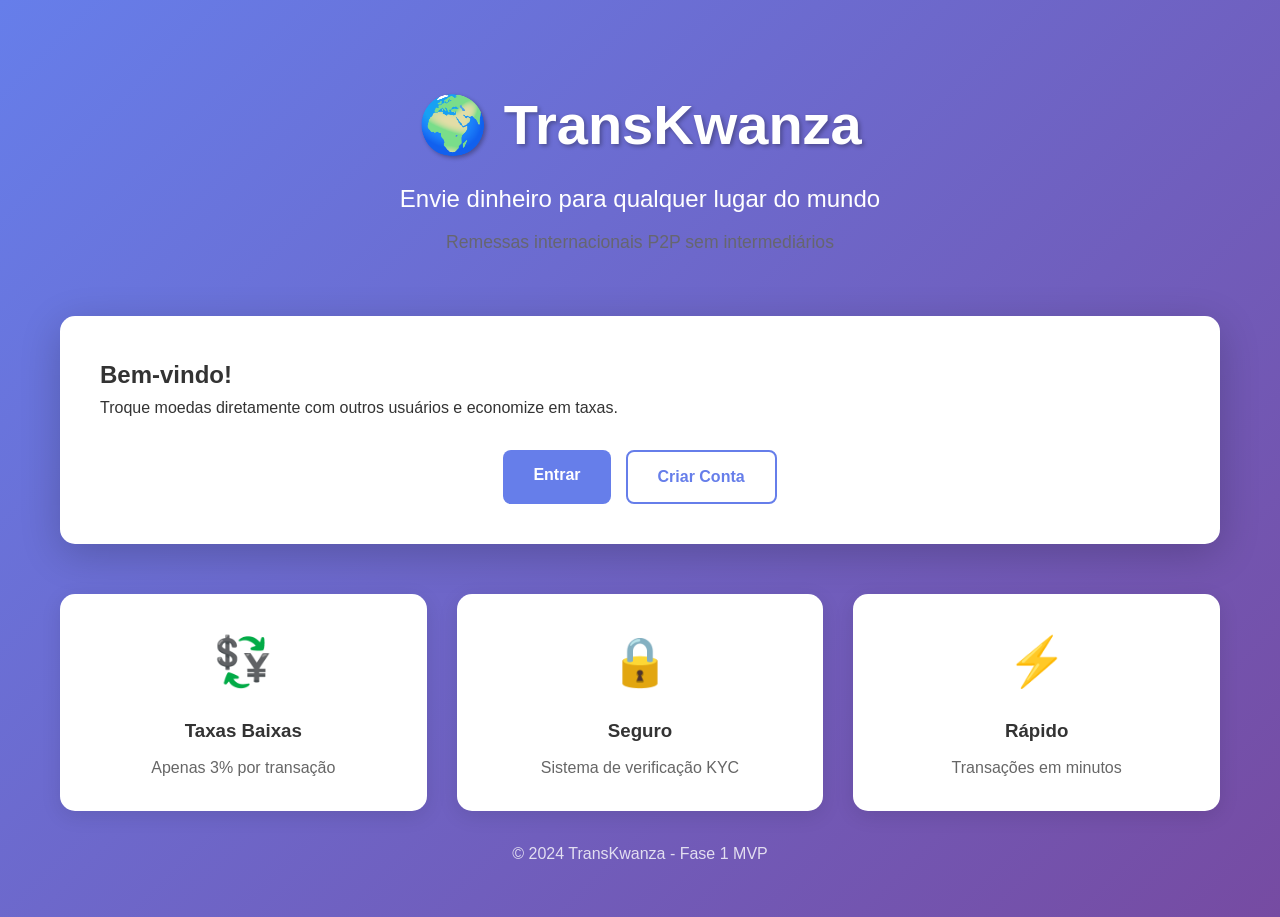
<file: public_html/index.html>
<!DOCTYPE html>
<html lang="pt-BR">
<head>
    <meta charset="UTF-8">
    <meta name="viewport" content="width=device-width, initial-scale=1.0">
    <title>TransKwanza - Remessas P2P</title>
    <link rel="stylesheet" href="css/style.css">
</head>
<body>
    <div class="container">
        <header class="hero">
            <h1>🌍 TransKwanza</h1>
            <p class="tagline">Envie dinheiro para qualquer lugar do mundo</p>
            <p class="subtitle">Remessas internacionais P2P sem intermediários</p>
        </header>

        <main class="main-content">
            <div class="card">
                <h2>Bem-vindo!</h2>
                <p>Troque moedas diretamente com outros usuários e economize em taxas.</p>

                <div class="button-group">
                    <a href="login.html" class="btn btn-primary">Entrar</a>
                    <a href="cadastro.html" class="btn btn-secondary">Criar Conta</a>
                </div>
            </div>

            <div class="features">
                <div class="feature">
                    <span class="icon">💱</span>
                    <h3>Taxas Baixas</h3>
                    <p>Apenas 3% por transação</p>
                </div>
                <div class="feature">
                    <span class="icon">🔒</span>
                    <h3>Seguro</h3>
                    <p>Sistema de verificação KYC</p>
                </div>
                <div class="feature">
                    <span class="icon">⚡</span>
                    <h3>Rápido</h3>
                    <p>Transações em minutos</p>
                </div>
            </div>
        </main>

        <footer>
            <p>&copy; 2024 TransKwanza - Fase 1 MVP</p>
        </footer>
    </div>
</body>
</html>
</file>
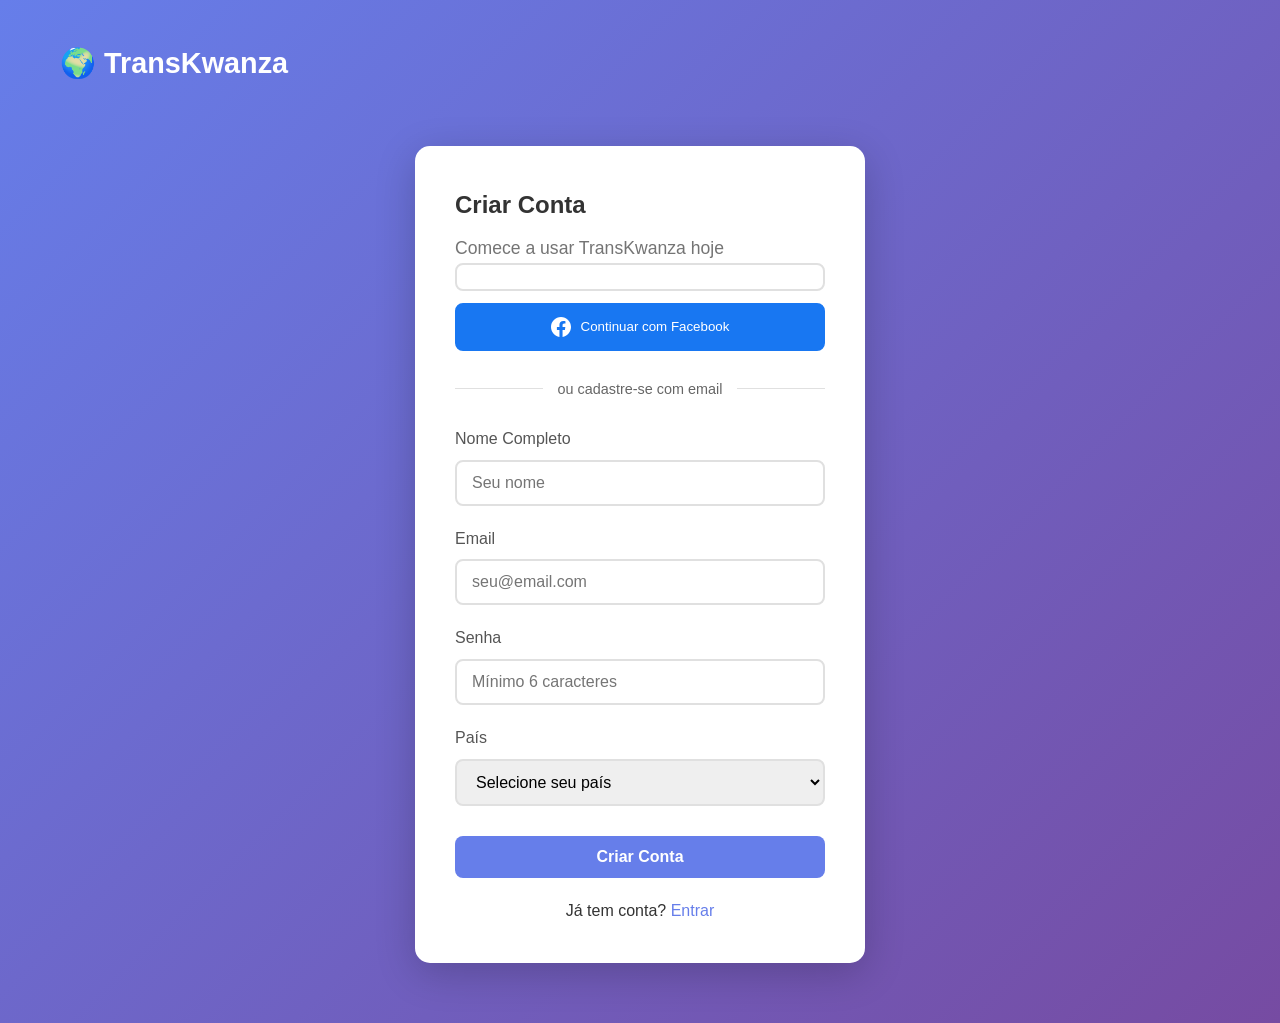
<file: public_html/cadastro.html>
<!DOCTYPE html>
<html lang="pt-BR">
<head>
    <meta charset="UTF-8">
    <meta name="viewport" content="width=device-width, initial-scale=1.0">
    <title>Cadastro - TransKwanza</title>
    <link rel="stylesheet" href="css/style.css">
    <style>
        .social-divider {
            text-align: center;
            margin: 25px 0;
            position: relative;
        }

        .social-divider::before {
            content: '';
            position: absolute;
            left: 0;
            top: 50%;
            width: 100%;
            height: 1px;
            background: #e0e0e0;
        }

        .social-divider span {
            background: white;
            padding: 0 15px;
            position: relative;
            color: #666;
            font-size: 0.9rem;
        }

        .social-buttons {
            display: flex;
            flex-direction: column;
            gap: 12px;
            margin-bottom: 20px;
        }

        .social-btn {
            display: flex;
            align-items: center;
            justify-content: center;
            gap: 10px;
            padding: 12px;
            border: 2px solid #e0e0e0;
            border-radius: 8px;
            background: white;
            cursor: pointer;
            font-weight: 500;
            transition: all 0.3s;
        }

        .social-btn:hover {
            border-color: #667eea;
            box-shadow: 0 2px 8px rgba(0,0,0,0.1);
        }

        .social-btn.google:hover {
            border-color: #4285f4;
        }

        .social-btn.facebook {
            background: #1877f2;
            color: white;
            border-color: #1877f2;
        }

        .social-btn.facebook:hover {
            background: #165ecc;
            border-color: #165ecc;
        }

        #googleSignInBtn {
            display: flex;
            justify-content: center;
        }
    </style>
</head>
<body>
    <div class="container">
        <header class="header-simple">
            <a href="index.html" class="logo">🌍 TransKwanza</a>
        </header>

        <main class="main-content">
            <div class="card auth-card">
                <h2>Criar Conta</h2>
                <p class="subtitle">Comece a usar TransKwanza hoje</p>

                <!-- Cadastro Social -->
                <div class="social-buttons">
                    <div id="googleSignInBtn" class="social-btn google"></div>
                    <button type="button" id="facebookLoginBtn" class="social-btn facebook">
                        <svg width="20" height="20" viewBox="0 0 24 24" fill="currentColor">
                            <path d="M24 12.073c0-6.627-5.373-12-12-12s-12 5.373-12 12c0 5.99 4.388 10.954 10.125 11.854v-8.385H7.078v-3.47h3.047V9.43c0-3.007 1.792-4.669 4.533-4.669 1.312 0 2.686.235 2.686.235v2.953H15.83c-1.491 0-1.956.925-1.956 1.874v2.25h3.328l-.532 3.47h-2.796v8.385C19.612 23.027 24 18.062 24 12.073z"/>
                        </svg>
                        Continuar com Facebook
                    </button>
                </div>

                <div class="social-divider">
                    <span>ou cadastre-se com email</span>
                </div>

                <form id="registerForm">
                    <div class="form-group">
                        <label for="name">Nome Completo</label>
                        <input type="text" id="name" name="name" required placeholder="Seu nome">
                    </div>

                    <div class="form-group">
                        <label for="email">Email</label>
                        <input type="email" id="email" name="email" required placeholder="seu@email.com">
                    </div>

                    <div class="form-group">
                        <label for="password">Senha</label>
                        <input type="password" id="password" name="password" required placeholder="Mínimo 6 caracteres">
                    </div>

                    <div class="form-group">
                        <label for="country">País</label>
                        <select id="country" name="country" required>
                            <option value="">Selecione seu país</option>
                            <option value="Brasil">🇧🇷 Brasil</option>
                            <option value="Angola">🇦🇴 Angola</option>
                            <option value="Portugal">🇵🇹 Portugal</option>
                            <option value="Estados Unidos">🇺🇸 Estados Unidos</option>
                            <option value="Cuba">🇨🇺 Cuba</option>
                            <option value="Rússia">🇷🇺 Rússia</option>
                            <option value="África do Sul">🇿🇦 África do Sul</option>
                            <option value="Namíbia">🇳🇦 Namíbia</option>
                            <option value="Moçambique">🇲🇿 Moçambique</option>
                        </select>
                    </div>

                    <button type="submit" class="btn btn-primary btn-block">Criar Conta</button>

                    <p class="text-center mt-20">
                        Já tem conta? <a href="login.html">Entrar</a>
                    </p>
                </form>

                <div id="message" class="message"></div>
            </div>
        </main>
    </div>

    <script src="js/auth.js"></script>
    <script src="js/social-login.js"></script>
</body>
</html>
</file>
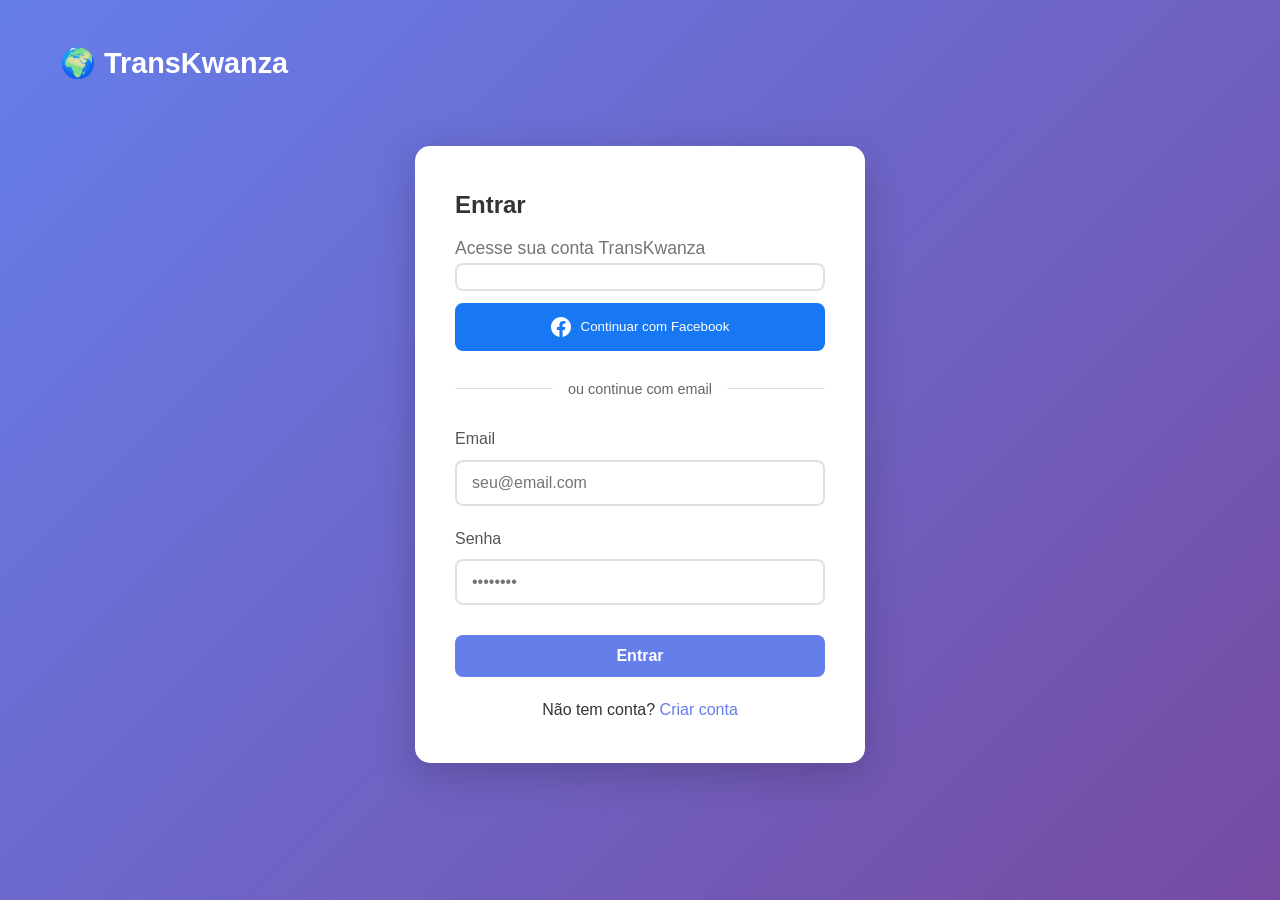
<file: public_html/dashboard.html>
<!DOCTYPE html>
<html lang="pt-BR">
<head>
    <meta charset="UTF-8">
    <meta name="viewport" content="width=device-width, initial-scale=1.0">
    <title>Dashboard - TransKwanza</title>
    <link rel="stylesheet" href="css/style.css">
    <style>
        .dashboard-grid {
            display: grid;
            grid-template-columns: repeat(auto-fit, minmax(280px, 1fr));
            gap: 20px;
            margin-top: 30px;
        }

        .dashboard-card {
            background: white;
            padding: 30px;
            border-radius: 15px;
            border: 2px solid #e0e0e0;
            text-align: center;
            transition: all 0.3s;
            cursor: pointer;
        }

        .dashboard-card:hover {
            border-color: #667eea;
            transform: translateY(-5px);
            box-shadow: 0 10px 30px rgba(102, 126, 234, 0.3);
        }

        .dashboard-card .icon {
            font-size: 3.5rem;
            margin-bottom: 15px;
        }

        .dashboard-card h3 {
            margin-bottom: 10px;
            color: #333;
        }

        .dashboard-card p {
            color: #666;
            font-size: 0.95rem;
        }

        .status-badge {
            display: inline-block;
            padding: 5px 12px;
            border-radius: 20px;
            font-size: 0.85rem;
            font-weight: 600;
            margin-top: 10px;
        }

        .status-badge.pending {
            background: #fff3cd;
            color: #856404;
        }

        .status-badge.approved {
            background: #d4edda;
            color: #155724;
        }
    </style>
</head>
<body>
    <div class="container">
        <header class="header-dashboard">
            <div class="logo">🌍 TransKwanza</div>
            <button id="logoutBtn" class="btn btn-small">Sair</button>
        </header>

        <main class="main-content">
            <div class="card">
                <h2>Bem-vindo, <span id="userName">Usuário</span>! 👋</h2>
                <p class="subtitle">Explore as funcionalidades da plataforma</p>

                <div class="user-info">
                    <p><strong>Email:</strong> <span id="userEmail"></span></p>
                    <p><strong>País:</strong> <span id="userCountry"></span></p>
                    <p><strong>Status KYC:</strong> <span id="kycStatus"></span></p>
                </div>

                <div class="dashboard-grid">
                    <!-- Card: Propostas de Câmbio -->
                    <div class="dashboard-card" onclick="window.location.href='proposals.html'">
                        <div class="icon">💱</div>
                        <h3>Propostas de Câmbio</h3>
                        <p>Crie ou aceite propostas de troca de moedas</p>
                        <div style="margin-top: 15px;">
                            <button class="btn btn-primary btn-small">Acessar</button>
                        </div>
                    </div>

                    <!-- Card: Verificação KYC -->
                    <div class="dashboard-card" onclick="window.location.href='kyc.html'">
                        <div class="icon">🪪</div>
                        <h3>Verificação de Identidade</h3>
                        <p>Complete seu KYC para criar propostas</p>
                        <div id="kycBadge"></div>
                        <div style="margin-top: 15px;">
                            <button class="btn btn-secondary btn-small">Ver Status</button>
                        </div>
                    </div>

                    <!-- Card: Calculadora -->
                    <div class="dashboard-card" onclick="window.location.href='index.html#calculator'">
                        <div class="icon">🧮</div>
                        <h3>Calculadora de Câmbio</h3>
                        <p>Calcule conversões entre 9 moedas</p>
                        <div style="margin-top: 15px;">
                            <button class="btn btn-secondary btn-small">Calcular</button>
                        </div>
                    </div>
                </div>

                <div class="alert alert-info" style="margin-top: 30px;">
                    <strong>🎉 FASE 3 Completa!</strong>
                    <p>✅ Sistema de autenticação</p>
                    <p>✅ Sistema KYC com upload de documentos</p>
                    <p>✅ Propostas de câmbio P2P</p>
                    <p><small>Próxima fase: Transações com comprovantes</small></p>
                </div>
            </div>
        </main>
    </div>

    <script>
        // Carregar dados do usuário
        const user = JSON.parse(localStorage.getItem('user') || '{}');

        if (!user.id) {
            window.location.href = 'login.html';
        } else {
            document.getElementById('userName').textContent = user.name;
            document.getElementById('userEmail').textContent = user.email;
            document.getElementById('userCountry').textContent = user.country;

            // Status KYC
            const kycStatusMap = {
                'pending': '⏳ Pendente',
                'under_review': '🔍 Em Análise',
                'approved': '✅ Aprovado',
                'rejected': '❌ Rejeitado'
            };

            const kycStatus = user.kyc_status || 'pending';
            document.getElementById('kycStatus').textContent = kycStatusMap[kycStatus];

            // Badge KYC
            const badge = document.getElementById('kycBadge');
            if (kycStatus === 'approved') {
                badge.innerHTML = '<span class="status-badge approved">✅ Verificado</span>';
            } else {
                badge.innerHTML = '<span class="status-badge pending">⏳ Pendente</span>';
            }
        }

        // Logout
        document.getElementById('logoutBtn').addEventListener('click', () => {
            localStorage.removeItem('user');
            window.location.href = 'index.html';
        });
    </script>
</body>
</html>
</file>
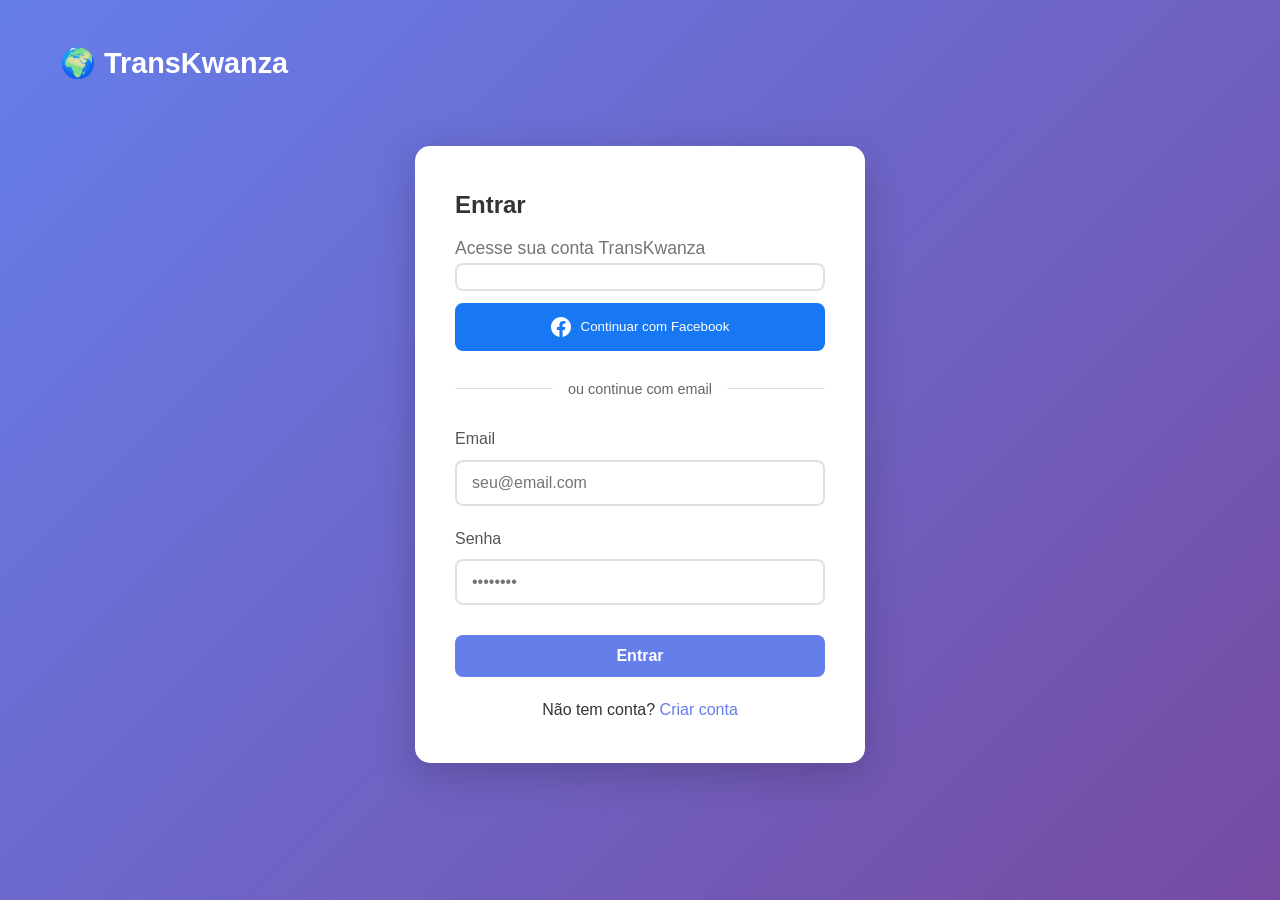
<file: public_html/kyc.html>
<!DOCTYPE html>
<html lang="pt-BR">
<head>
    <meta charset="UTF-8">
    <meta name="viewport" content="width=device-width, initial-scale=1.0">
    <title>Verificação de Identidade (KYC) - TransKwanza</title>
    <link rel="stylesheet" href="css/style.css">
    <style>
        .kyc-steps {
            display: flex;
            justify-content: space-between;
            margin-bottom: 40px;
            gap: 10px;
        }

        .step {
            flex: 1;
            text-align: center;
            padding: 15px;
            background: #f0f0f0;
            border-radius: 8px;
            position: relative;
        }

        .step.active {
            background: #667eea;
            color: white;
        }

        .step-number {
            display: inline-block;
            width: 30px;
            height: 30px;
            border-radius: 50%;
            background: white;
            color: #667eea;
            line-height: 30px;
            font-weight: bold;
            margin-bottom: 5px;
        }

        .step.active .step-number {
            background: #ffd700;
            color: #667eea;
        }

        .file-input-wrapper {
            position: relative;
            margin-bottom: 20px;
        }

        .file-input-label {
            display: block;
            padding: 40px 20px;
            border: 2px dashed #667eea;
            border-radius: 8px;
            text-align: center;
            cursor: pointer;
            transition: all 0.3s;
        }

        .file-input-label:hover {
            border-color: #5568d3;
            background: #f5f7ff;
        }

        .file-input-label.has-file {
            border-color: #2ecc71;
            background: #e8f8f5;
        }

        input[type="file"] {
            display: none;
        }

        .preview {
            margin-top: 15px;
            text-align: center;
        }

        .preview img {
            max-width: 100%;
            max-height: 200px;
            border-radius: 8px;
            box-shadow: 0 2px 10px rgba(0,0,0,0.1);
        }

        .file-info {
            margin-top: 10px;
            color: #2ecc71;
            font-weight: 600;
        }

        .alert-warning {
            background: #fff3cd;
            border: 1px solid #ffc107;
            color: #856404;
            padding: 15px;
            border-radius: 8px;
            margin-bottom: 20px;
        }

        .kyc-approved {
            text-align: center;
            padding: 40px;
        }

        .kyc-approved .icon {
            font-size: 5rem;
            margin-bottom: 20px;
        }
    </style>
</head>
<body>
    <div class="container">
        <header class="header-simple">
            <a href="dashboard.html" class="logo">🌍 TransKwanza</a>
        </header>

        <main class="main-content">
            <!-- Verificação Pendente -->
            <div id="kycForm" class="card auth-card" style="max-width: 600px;">
                <h2>Verificação de Identidade (KYC)</h2>
                <p class="subtitle">Para sua segurança, precisamos verificar sua identidade</p>

                <div class="kyc-steps">
                    <div class="step active">
                        <div class="step-number">1</div>
                        <div>Escolher Documento</div>
                    </div>
                    <div class="step">
                        <div class="step-number">2</div>
                        <div>Enviar Fotos</div>
                    </div>
                    <div class="step">
                        <div class="step-number">3</div>
                        <div>Aprovação</div>
                    </div>
                </div>

                <div class="alert-warning">
                    <strong>⚠️ Importante:</strong>
                    <ul style="margin: 10px 0 0 20px;">
                        <li>As fotos devem estar nítidas e legíveis</li>
                        <li>Tamanho máximo: 5MB por arquivo</li>
                        <li>Formatos aceitos: JPG, PNG, PDF</li>
                        <li>Na FASE 2, a aprovação é automática para testes</li>
                    </ul>
                </div>

                <form id="uploadForm" enctype="multipart/form-data">
                    <div class="form-group">
                        <label for="documentType">Tipo de Documento / Document Type</label>
                        <select id="documentType" name="document_type" required>
                            <option value="">Selecione o tipo / Select type</option>
                            <option value="national_id">🪪 National ID / ID Nacional (RG, BI, DNI)</option>
                            <option value="drivers_license">🚗 Driver's License / Carta de Condução (CNH)</option>
                            <option value="passport">✈️ Passport / Passaporte</option>
                            <option value="residence_permit">🏠 Residence Permit / Autorização de Residência</option>
                        </select>
                    </div>

                    <div class="form-group">
                        <label for="documentNumber">Número do Documento</label>
                        <input type="text" id="documentNumber" name="document_number" required placeholder="Ex: 12.345.678-9">
                    </div>

                    <!-- Frente do Documento -->
                    <div class="file-input-wrapper">
                        <label for="documentFront" class="file-input-label" id="frontLabel">
                            <div style="font-size: 2rem; margin-bottom: 10px;">📄</div>
                            <div><strong>Frente do Documento</strong></div>
                            <div style="font-size: 0.9rem; color: #666; margin-top: 5px;">Clique para selecionar</div>
                        </label>
                        <input type="file" id="documentFront" name="document_front" accept="image/*,application/pdf" required>
                        <div id="frontPreview" class="preview"></div>
                    </div>

                    <!-- Verso do Documento (Opcional) -->
                    <div class="file-input-wrapper">
                        <label for="documentBack" class="file-input-label" id="backLabel">
                            <div style="font-size: 2rem; margin-bottom: 10px;">📄</div>
                            <div><strong>Verso do Documento (Opcional)</strong></div>
                            <div style="font-size: 0.9rem; color: #666; margin-top: 5px;">Clique para selecionar</div>
                        </label>
                        <input type="file" id="documentBack" name="document_back" accept="image/*,application/pdf">
                        <div id="backPreview" class="preview"></div>
                    </div>

                    <!-- Selfie -->
                    <div class="file-input-wrapper">
                        <label for="documentSelfie" class="file-input-label" id="selfieLabel">
                            <div style="font-size: 2rem; margin-bottom: 10px;">🤳</div>
                            <div><strong>Selfie Segurando o Documento</strong></div>
                            <div style="font-size: 0.9rem; color: #666; margin-top: 5px;">Clique para selecionar</div>
                        </label>
                        <input type="file" id="documentSelfie" name="document_selfie" accept="image/*" required>
                        <div id="selfiePreview" class="preview"></div>
                    </div>

                    <button type="submit" class="btn btn-primary btn-block">Enviar Documentos</button>
                </form>

                <div id="message" class="message"></div>
            </div>

            <!-- KYC Aprovado -->
            <div id="kycApproved" class="card auth-card kyc-approved" style="max-width: 600px; display: none;">
                <div class="icon">✅</div>
                <h2>Identidade Verificada!</h2>
                <p class="subtitle">Seus documentos foram aprovados com sucesso</p>

                <div class="alert alert-info" style="text-align: left;">
                    <strong>Status:</strong> Aprovado<br>
                    <strong>Documento:</strong> <span id="approvedDocType"></span><br>
                    <strong>Número:</strong> <span id="approvedDocNumber"></span>
                </div>

                <a href="dashboard.html" class="btn btn-primary btn-block">Ir para o Dashboard</a>
            </div>
        </main>
    </div>

    <script src="js/kyc.js"></script>
</body>
</html>
</file>
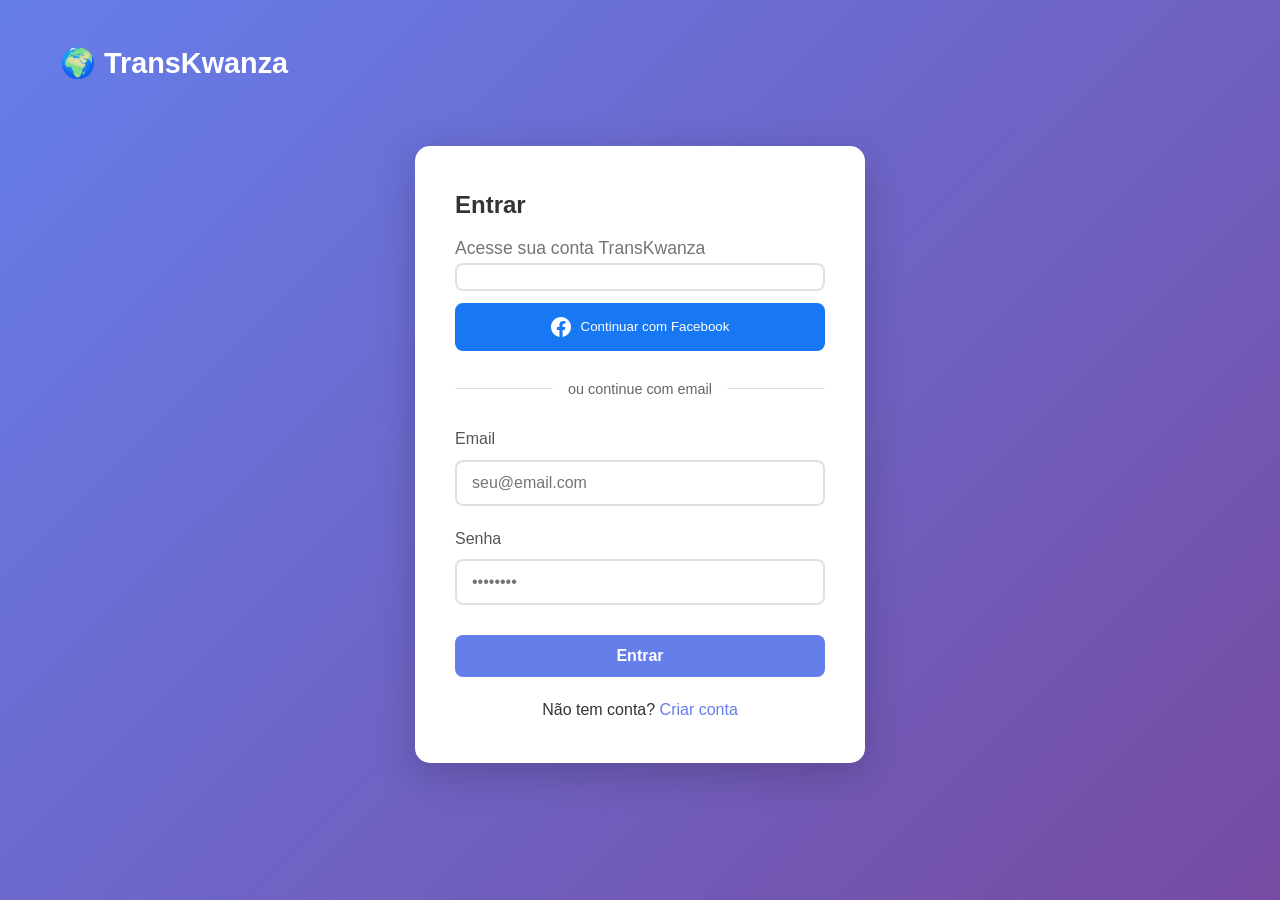
<file: public_html/login.html>
<!DOCTYPE html>
<html lang="pt-BR">
<head>
    <meta charset="UTF-8">
    <meta name="viewport" content="width=device-width, initial-scale=1.0">
    <title>Login - TransKwanza</title>
    <link rel="stylesheet" href="css/style.css">
    <style>
        .social-divider {
            text-align: center;
            margin: 25px 0;
            position: relative;
        }

        .social-divider::before {
            content: '';
            position: absolute;
            left: 0;
            top: 50%;
            width: 100%;
            height: 1px;
            background: #e0e0e0;
        }

        .social-divider span {
            background: white;
            padding: 0 15px;
            position: relative;
            color: #666;
            font-size: 0.9rem;
        }

        .social-buttons {
            display: flex;
            flex-direction: column;
            gap: 12px;
            margin-bottom: 20px;
        }

        .social-btn {
            display: flex;
            align-items: center;
            justify-content: center;
            gap: 10px;
            padding: 12px;
            border: 2px solid #e0e0e0;
            border-radius: 8px;
            background: white;
            cursor: pointer;
            font-weight: 500;
            transition: all 0.3s;
        }

        .social-btn:hover {
            border-color: #667eea;
            box-shadow: 0 2px 8px rgba(0,0,0,0.1);
        }

        .social-btn.google:hover {
            border-color: #4285f4;
        }

        .social-btn.facebook {
            background: #1877f2;
            color: white;
            border-color: #1877f2;
        }

        .social-btn.facebook:hover {
            background: #165ecc;
            border-color: #165ecc;
        }

        #googleSignInBtn {
            display: flex;
            justify-content: center;
        }
    </style>
</head>
<body>
    <div class="container">
        <header class="header-simple">
            <a href="index.html" class="logo">🌍 TransKwanza</a>
        </header>

        <main class="main-content">
            <div class="card auth-card">
                <h2>Entrar</h2>
                <p class="subtitle">Acesse sua conta TransKwanza</p>

                <!-- Login Social -->
                <div class="social-buttons">
                    <div id="googleSignInBtn" class="social-btn google"></div>
                    <button type="button" id="facebookLoginBtn" class="social-btn facebook">
                        <svg width="20" height="20" viewBox="0 0 24 24" fill="currentColor">
                            <path d="M24 12.073c0-6.627-5.373-12-12-12s-12 5.373-12 12c0 5.99 4.388 10.954 10.125 11.854v-8.385H7.078v-3.47h3.047V9.43c0-3.007 1.792-4.669 4.533-4.669 1.312 0 2.686.235 2.686.235v2.953H15.83c-1.491 0-1.956.925-1.956 1.874v2.25h3.328l-.532 3.47h-2.796v8.385C19.612 23.027 24 18.062 24 12.073z"/>
                        </svg>
                        Continuar com Facebook
                    </button>
                </div>

                <div class="social-divider">
                    <span>ou continue com email</span>
                </div>

                <form id="loginForm">
                    <div class="form-group">
                        <label for="email">Email</label>
                        <input type="email" id="email" name="email" required placeholder="seu@email.com">
                    </div>

                    <div class="form-group">
                        <label for="password">Senha</label>
                        <input type="password" id="password" name="password" required placeholder="••••••••">
                    </div>

                    <button type="submit" class="btn btn-primary btn-block">Entrar</button>

                    <p class="text-center mt-20">
                        Não tem conta? <a href="cadastro.html">Criar conta</a>
                    </p>
                </form>

                <div id="message" class="message"></div>
            </div>
        </main>
    </div>

    <script src="js/auth.js"></script>
    <script src="js/social-login.js"></script>
</body>
</html>
</file>
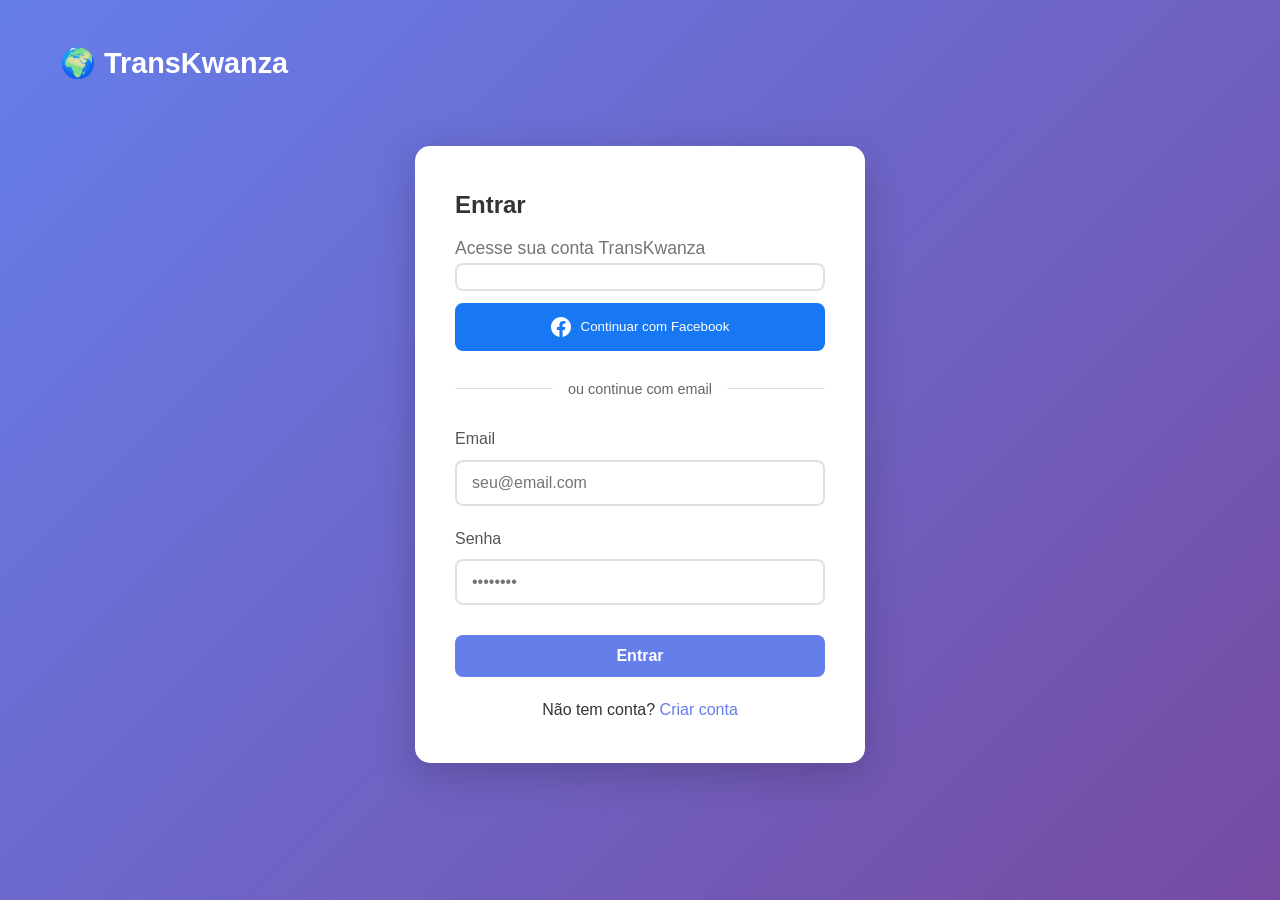
<file: public_html/proposals.html>
<!DOCTYPE html>
<html lang="pt-BR">
<head>
    <meta charset="UTF-8">
    <meta name="viewport" content="width=device-width, initial-scale=1.0">
    <title>Propostas de Câmbio - TransKwanza</title>
    <link rel="stylesheet" href="css/style.css">
    <style>
        .tabs {
            display: flex;
            gap: 10px;
            margin-bottom: 30px;
            border-bottom: 2px solid #e0e0e0;
        }

        .tab {
            padding: 12px 24px;
            background: none;
            border: none;
            border-bottom: 3px solid transparent;
            cursor: pointer;
            font-size: 1rem;
            font-weight: 500;
            color: #666;
            transition: all 0.3s;
        }

        .tab.active {
            color: #667eea;
            border-bottom-color: #667eea;
        }

        .tab:hover {
            color: #667eea;
        }

        .tab-content {
            display: none;
        }

        .tab-content.active {
            display: block;
        }

        .filters {
            display: grid;
            grid-template-columns: repeat(auto-fit, minmax(200px, 1fr));
            gap: 15px;
            margin-bottom: 30px;
            padding: 20px;
            background: #f8f9fa;
            border-radius: 10px;
        }

        .proposal-list {
            display: grid;
            gap: 15px;
        }

        .proposal-card {
            background: white;
            padding: 20px;
            border-radius: 10px;
            border: 2px solid #e0e0e0;
            transition: all 0.3s;
        }

        .proposal-card:hover {
            border-color: #667eea;
            box-shadow: 0 4px 15px rgba(102, 126, 234, 0.2);
        }

        .proposal-header {
            display: flex;
            justify-content: space-between;
            align-items: center;
            margin-bottom: 15px;
        }

        .proposal-type {
            padding: 4px 12px;
            border-radius: 20px;
            font-size: 0.85rem;
            font-weight: 600;
        }

        .proposal-type.buy {
            background: #d4edda;
            color: #155724;
        }

        .proposal-type.sell {
            background: #f8d7da;
            color: #721c24;
        }

        .currency-pair {
            font-size: 1.3rem;
            font-weight: bold;
            color: #333;
            margin-bottom: 10px;
        }

        .proposal-details {
            display: grid;
            grid-template-columns: repeat(2, 1fr);
            gap: 10px;
            margin-top: 15px;
        }

        .detail-item {
            font-size: 0.9rem;
        }

        .detail-label {
            color: #666;
            font-size: 0.85rem;
        }

        .detail-value {
            font-weight: 600;
            color: #333;
        }

        .kyc-alert {
            background: #fff3cd;
            border: 2px solid #ffc107;
            border-radius: 10px;
            padding: 20px;
            margin-bottom: 20px;
        }

        .kyc-alert strong {
            display: block;
            margin-bottom: 10px;
            color: #856404;
        }

        .calculator-preview {
            background: #e3f2fd;
            padding: 15px;
            border-radius: 8px;
            margin-top: 15px;
        }

        .calculator-preview .result {
            font-size: 1.2rem;
            font-weight: bold;
            color: #1976d2;
            margin-top: 10px;
        }

        .empty-state {
            text-align: center;
            padding: 60px 20px;
            color: #666;
        }

        .empty-state .icon {
            font-size: 4rem;
            margin-bottom: 20px;
            opacity: 0.5;
        }
    </style>
</head>
<body>
    <div class="container">
        <header class="header-dashboard">
            <div class="logo">🌍 TransKwanza</div>
            <div style="display: flex; gap: 15px;">
                <a href="dashboard.html" class="btn btn-small">Dashboard</a>
                <button id="logoutBtn" class="btn btn-small">Sair</button>
            </div>
        </header>

        <main class="main-content">
            <div class="card">
                <h2>💱 Propostas de Câmbio</h2>
                <p class="subtitle">Crie propostas ou encontre as melhores ofertas de câmbio</p>

                <!-- KYC Alert (mostrado se necessário) -->
                <div id="kycAlert" class="kyc-alert" style="display: none;">
                    <strong>⚠️ Verificação KYC Necessária</strong>
                    <p>Para criar propostas de câmbio, você precisa completar a verificação de identidade (KYC).</p>
                    <a href="kyc.html" class="btn btn-primary">Completar KYC Agora</a>
                </div>

                <!-- Tabs -->
                <div class="tabs">
                    <button class="tab active" data-tab="browse">🔍 Buscar Propostas</button>
                    <button class="tab" data-tab="create">➕ Criar Proposta</button>
                </div>

                <!-- Tab: Buscar Propostas -->
                <div id="browse" class="tab-content active">
                    <div class="filters">
                        <div class="form-group">
                            <label>Moeda de Origem</label>
                            <select id="filterFrom">
                                <option value="">Todas</option>
                            </select>
                        </div>
                        <div class="form-group">
                            <label>Moeda de Destino</label>
                            <select id="filterTo">
                                <option value="">Todas</option>
                            </select>
                        </div>
                        <div class="form-group">
                            <label>Tipo</label>
                            <select id="filterType">
                                <option value="">Todos</option>
                                <option value="buy">Comprar</option>
                                <option value="sell">Vender</option>
                            </select>
                        </div>
                        <div class="form-group">
                            <button id="applyFilters" class="btn btn-primary btn-block">Buscar</button>
                        </div>
                    </div>

                    <div id="proposalsList" class="proposal-list">
                        <!-- Propostas serão carregadas aqui -->
                    </div>
                </div>

                <!-- Tab: Criar Proposta -->
                <div id="create" class="tab-content">
                    <form id="createProposalForm">
                        <div class="form-group">
                            <label for="proposalType">Tipo de Proposta</label>
                            <select id="proposalType" required>
                                <option value="">Selecione</option>
                                <option value="sell">Vender moeda</option>
                                <option value="buy">Comprar moeda</option>
                            </select>
                        </div>

                        <div class="form-group">
                            <label for="currencyFrom">Moeda que Você Tem</label>
                            <select id="currencyFrom" required>
                                <option value="">Selecione</option>
                            </select>
                        </div>

                        <div class="form-group">
                            <label for="currencyTo">Moeda que Você Quer</label>
                            <select id="currencyTo" required>
                                <option value="">Selecione</option>
                            </select>
                        </div>

                        <div class="form-group">
                            <label for="amount">Valor</label>
                            <input type="number" id="amount" step="0.01" min="0.01" required placeholder="0.00">
                        </div>

                        <div class="form-group">
                            <label for="exchangeRate">Taxa de Câmbio</label>
                            <input type="number" id="exchangeRate" step="0.000001" min="0.000001" required placeholder="0.00">
                            <small style="color: #666;">Ex: 1 BRL = 0.20 USD, insira 0.20</small>
                        </div>

                        <div id="conversionPreview" class="calculator-preview" style="display: none;">
                            <div><strong>Previsão da Conversão:</strong></div>
                            <div class="result" id="previewResult"></div>
                        </div>

                        <div class="form-group">
                            <label for="paymentMethod">Método de Pagamento</label>
                            <select id="paymentMethod" required>
                                <option value="">Selecione</option>
                                <option value="pix">PIX</option>
                                <option value="bank_transfer">Transferência Bancária</option>
                                <option value="paypal">PayPal</option>
                                <option value="wise">Wise</option>
                                <option value="western_union">Western Union</option>
                                <option value="moneygram">MoneyGram</option>
                                <option value="cash">Dinheiro (Encontro Pessoal)</option>
                            </select>
                        </div>

                        <button type="submit" class="btn btn-primary btn-block">Criar Proposta</button>
                    </form>
                </div>

                <div id="message" class="message"></div>
            </div>
        </main>
    </div>

    <script src="js/proposals.js"></script>
</body>
</html>
</file>
<file: public_html/css/style.css>
/* ============================================
   TRANSKWANZA - FASE 1: ESTILOS BÁSICOS
   Design simples, bonito e responsivo
   ============================================ */

/* Reset e Base */
* {
    margin: 0;
    padding: 0;
    box-sizing: border-box;
}

body {
    font-family: -apple-system, BlinkMacSystemFont, 'Segoe UI', Roboto, Oxygen, Ubuntu, Cantarell, sans-serif;
    background: linear-gradient(135deg, #667eea 0%, #764ba2 100%);
    min-height: 100vh;
    color: #333;
    line-height: 1.6;
}

.container {
    max-width: 1200px;
    margin: 0 auto;
    padding: 20px;
}

/* Hero Section */
.hero {
    text-align: center;
    padding: 60px 20px;
    color: white;
}

.hero h1 {
    font-size: 3.5rem;
    margin-bottom: 10px;
    text-shadow: 2px 2px 4px rgba(0,0,0,0.3);
}

.tagline {
    font-size: 1.5rem;
    margin-bottom: 10px;
    font-weight: 300;
}

.subtitle {
    font-size: 1.1rem;
    opacity: 0.9;
    color: #666;
}

/* Header Simples */
.header-simple {
    padding: 20px 0;
    margin-bottom: 40px;
}

.header-simple .logo {
    font-size: 1.8rem;
    color: white;
    text-decoration: none;
    font-weight: bold;
}

/* Header Dashboard */
.header-dashboard {
    display: flex;
    justify-content: space-between;
    align-items: center;
    padding: 20px;
    background: white;
    border-radius: 10px;
    box-shadow: 0 2px 10px rgba(0,0,0,0.1);
    margin-bottom: 30px;
}

.header-dashboard .logo {
    font-size: 1.5rem;
    font-weight: bold;
    color: #667eea;
}

/* Cards */
.card {
    background: white;
    border-radius: 15px;
    padding: 40px;
    box-shadow: 0 10px 40px rgba(0,0,0,0.2);
    margin-bottom: 30px;
}

.auth-card {
    max-width: 450px;
    margin: 40px auto;
}

.auth-card h2 {
    margin-bottom: 10px;
    color: #333;
}

/* Formulários */
.form-group {
    margin-bottom: 20px;
}

.form-group label {
    display: block;
    margin-bottom: 8px;
    color: #555;
    font-weight: 500;
}

.form-group input,
.form-group select {
    width: 100%;
    padding: 12px 15px;
    border: 2px solid #e0e0e0;
    border-radius: 8px;
    font-size: 1rem;
    transition: border-color 0.3s;
}

.form-group input:focus,
.form-group select:focus {
    outline: none;
    border-color: #667eea;
}

/* Botões */
.btn {
    display: inline-block;
    padding: 12px 30px;
    border-radius: 8px;
    text-decoration: none;
    font-weight: 600;
    cursor: pointer;
    border: none;
    font-size: 1rem;
    transition: all 0.3s;
}

.btn-primary {
    background: #667eea;
    color: white;
}

.btn-primary:hover {
    background: #5568d3;
    transform: translateY(-2px);
    box-shadow: 0 5px 15px rgba(102, 126, 234, 0.4);
}

.btn-secondary {
    background: white;
    color: #667eea;
    border: 2px solid #667eea;
}

.btn-secondary:hover {
    background: #667eea;
    color: white;
}

.btn-block {
    width: 100%;
    margin-top: 10px;
}

.btn-small {
    padding: 8px 20px;
    font-size: 0.9rem;
}

.btn:disabled {
    opacity: 0.6;
    cursor: not-allowed;
}

.button-group {
    display: flex;
    gap: 15px;
    margin-top: 30px;
    justify-content: center;
}

/* Features Grid */
.features {
    display: grid;
    grid-template-columns: repeat(auto-fit, minmax(250px, 1fr));
    gap: 30px;
    margin-top: 50px;
}

.feature {
    background: white;
    padding: 30px;
    border-radius: 15px;
    text-align: center;
    box-shadow: 0 5px 20px rgba(0,0,0,0.1);
}

.feature .icon {
    font-size: 3rem;
    display: block;
    margin-bottom: 15px;
}

.feature h3 {
    margin-bottom: 10px;
    color: #333;
}

.feature p {
    color: #666;
}

/* Mensagens */
.message {
    display: none;
    padding: 12px 20px;
    border-radius: 8px;
    margin-top: 20px;
    font-weight: 500;
}

.message.success {
    background: #d4edda;
    color: #155724;
    border: 1px solid #c3e6cb;
}

.message.error {
    background: #f8d7da;
    color: #721c24;
    border: 1px solid #f5c6cb;
}

/* Alertas */
.alert {
    padding: 20px;
    border-radius: 10px;
    margin-top: 20px;
}

.alert-info {
    background: #e3f2fd;
    border-left: 4px solid #2196f3;
    color: #0d47a1;
}

.alert strong {
    display: block;
    margin-bottom: 5px;
}

/* User Info */
.user-info {
    background: #f8f9fa;
    padding: 20px;
    border-radius: 10px;
    margin: 20px 0;
}

.user-info p {
    margin-bottom: 10px;
}

/* Utilitários */
.text-center {
    text-align: center;
}

.mt-20 {
    margin-top: 20px;
}

/* Footer */
footer {
    text-align: center;
    padding: 30px;
    color: white;
    opacity: 0.8;
}

/* Links */
a {
    color: #667eea;
    text-decoration: none;
    font-weight: 500;
}

a:hover {
    text-decoration: underline;
}

/* Responsivo */
@media (max-width: 768px) {
    .hero h1 {
        font-size: 2.5rem;
    }

    .card {
        padding: 25px;
    }

    .button-group {
        flex-direction: column;
    }

    .btn {
        width: 100%;
    }
}
</file>
